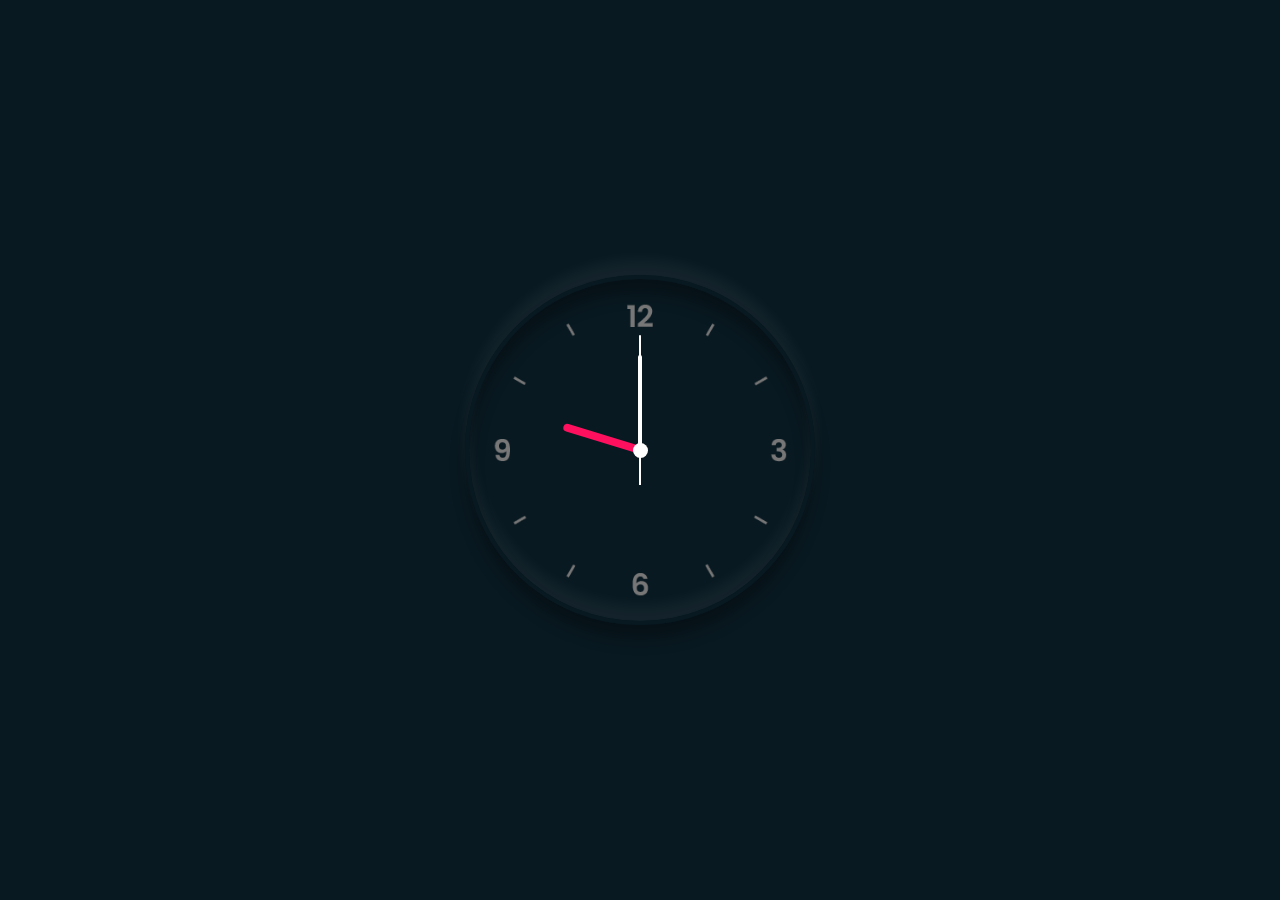
<file: clock.html>
<!DOCTYPE html>
<html lang="en">
<head>
    <meta charset="UTF-8">
    <meta name="viewport" content="width=device-width, initial-scale=1.0">
    <meta http-equiv="X-UA-Compatible" content="ie=edge">
    <link rel="stylesheet" href="/css/clock.css">
    <title>Clock</title>
</head>
<body>
    <div class="clock">
        <div class="hour">
            <div class="hr" id="hr"></div>
        </div>
        <div class="min">
            <div class="mn" id="mn"></div>
        </div>
        <div class="sec">
            <div class="sc" id="sc"></div>
        </div>
    </div>

    <script type="text/javascript">
        const deg = 6;
        const hr = document.querySelector("#hr");
        const mn = document.querySelector("#min");
        const sc = document.querySelector("#sec");
        
        setInterval(() => {
    
        let day = new Date();
        let hh = day.getHours() * 30;
        let mm = day.getMinutes() * deg;
        let ss = day.getSeconds() * deg;
        hr.style.transform = `rotateZ(${hh+(mm/12)}deg)`;
        mn.style.transform = `rotateZ(${mm}deg)`;
        sc.style.transform = `rotateZ(${ss}deg)`;

        })

    </script>
</body>
</html>
</file>
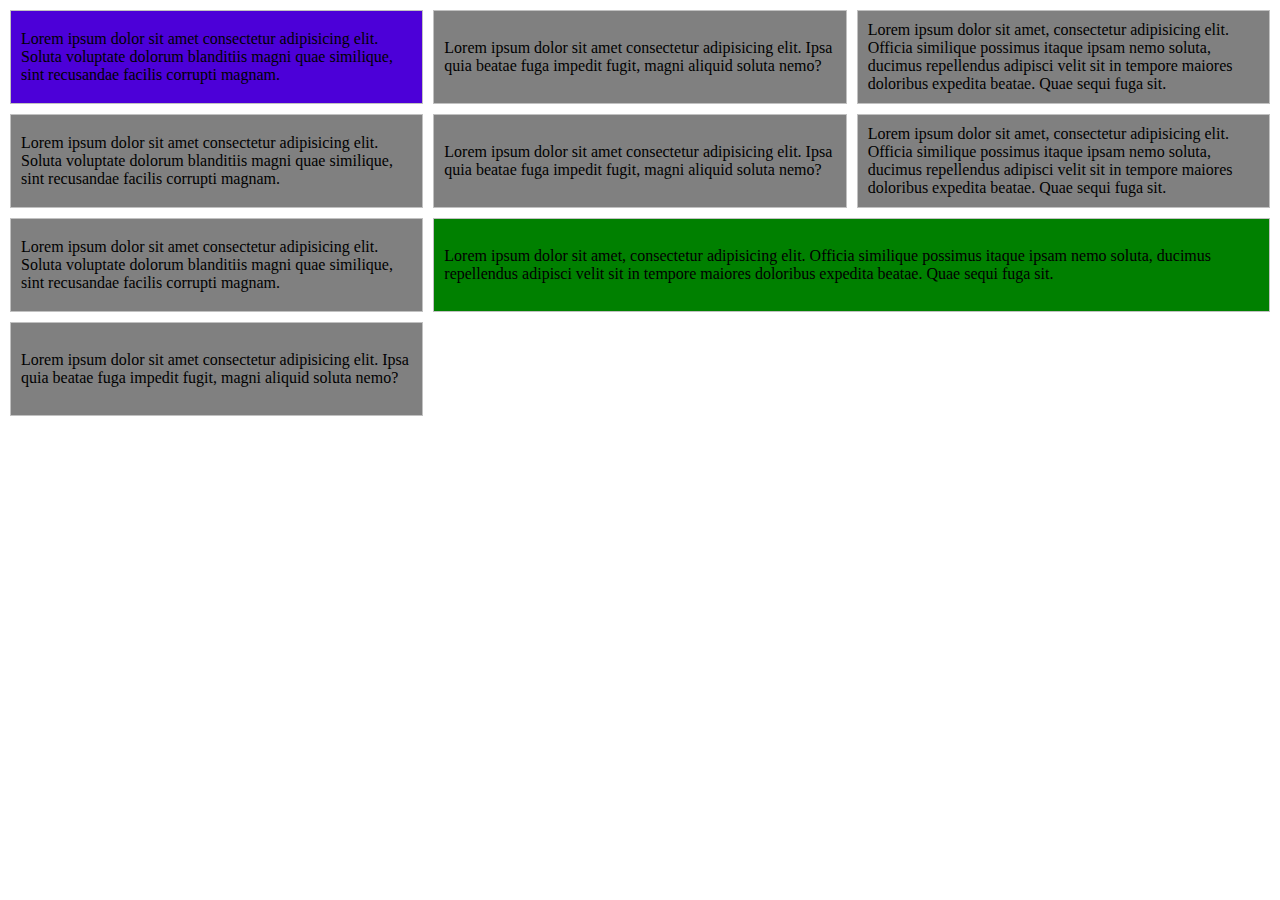
<file: flexbox.html>
<!DOCTYPE html>
<html lang="en">
<head>
    <meta charset="UTF-8">
    <meta name="viewport" content="width=device-width, initial-scale=1.0">
    <meta http-equiv="X-UA-Compatible" content="ie=edge">
    <link rel="stylesheet" href="/css/flex.css">
    <title>Flexbox</title>
</head>
<body>
    <div class="grid">
        <div class="child">Lorem ipsum dolor sit amet, consectetur adipisicing elit. Officia similique possimus itaque ipsam nemo soluta, ducimus repellendus adipisci velit sit in tempore maiores doloribus expedita beatae. Quae sequi fuga sit.</div>
        <div class="child2">Lorem ipsum dolor sit amet consectetur adipisicing elit. Soluta voluptate dolorum blanditiis magni quae similique, sint recusandae facilis corrupti magnam.</div>
        <div>Lorem ipsum dolor sit amet consectetur adipisicing elit. Ipsa quia beatae fuga impedit fugit, magni aliquid soluta nemo?</div>
        <div>Lorem ipsum dolor sit amet, consectetur adipisicing elit. Officia similique possimus itaque ipsam nemo soluta, ducimus repellendus adipisci velit sit in tempore maiores doloribus expedita beatae. Quae sequi fuga sit.</div>
        <div>Lorem ipsum dolor sit amet consectetur adipisicing elit. Soluta voluptate dolorum blanditiis magni quae similique, sint recusandae facilis corrupti magnam.</div>
        <div>Lorem ipsum dolor sit amet consectetur adipisicing elit. Ipsa quia beatae fuga impedit fugit, magni aliquid soluta nemo?</div>
        <div>Lorem ipsum dolor sit amet, consectetur adipisicing elit. Officia similique possimus itaque ipsam nemo soluta, ducimus repellendus adipisci velit sit in tempore maiores doloribus expedita beatae. Quae sequi fuga sit.</div>
        <div>Lorem ipsum dolor sit amet consectetur adipisicing elit. Soluta voluptate dolorum blanditiis magni quae similique, sint recusandae facilis corrupti magnam.</div>
        <div>Lorem ipsum dolor sit amet consectetur adipisicing elit. Ipsa quia beatae fuga impedit fugit, magni aliquid soluta nemo?</div>
    </div>
</body>
</html>
</file>
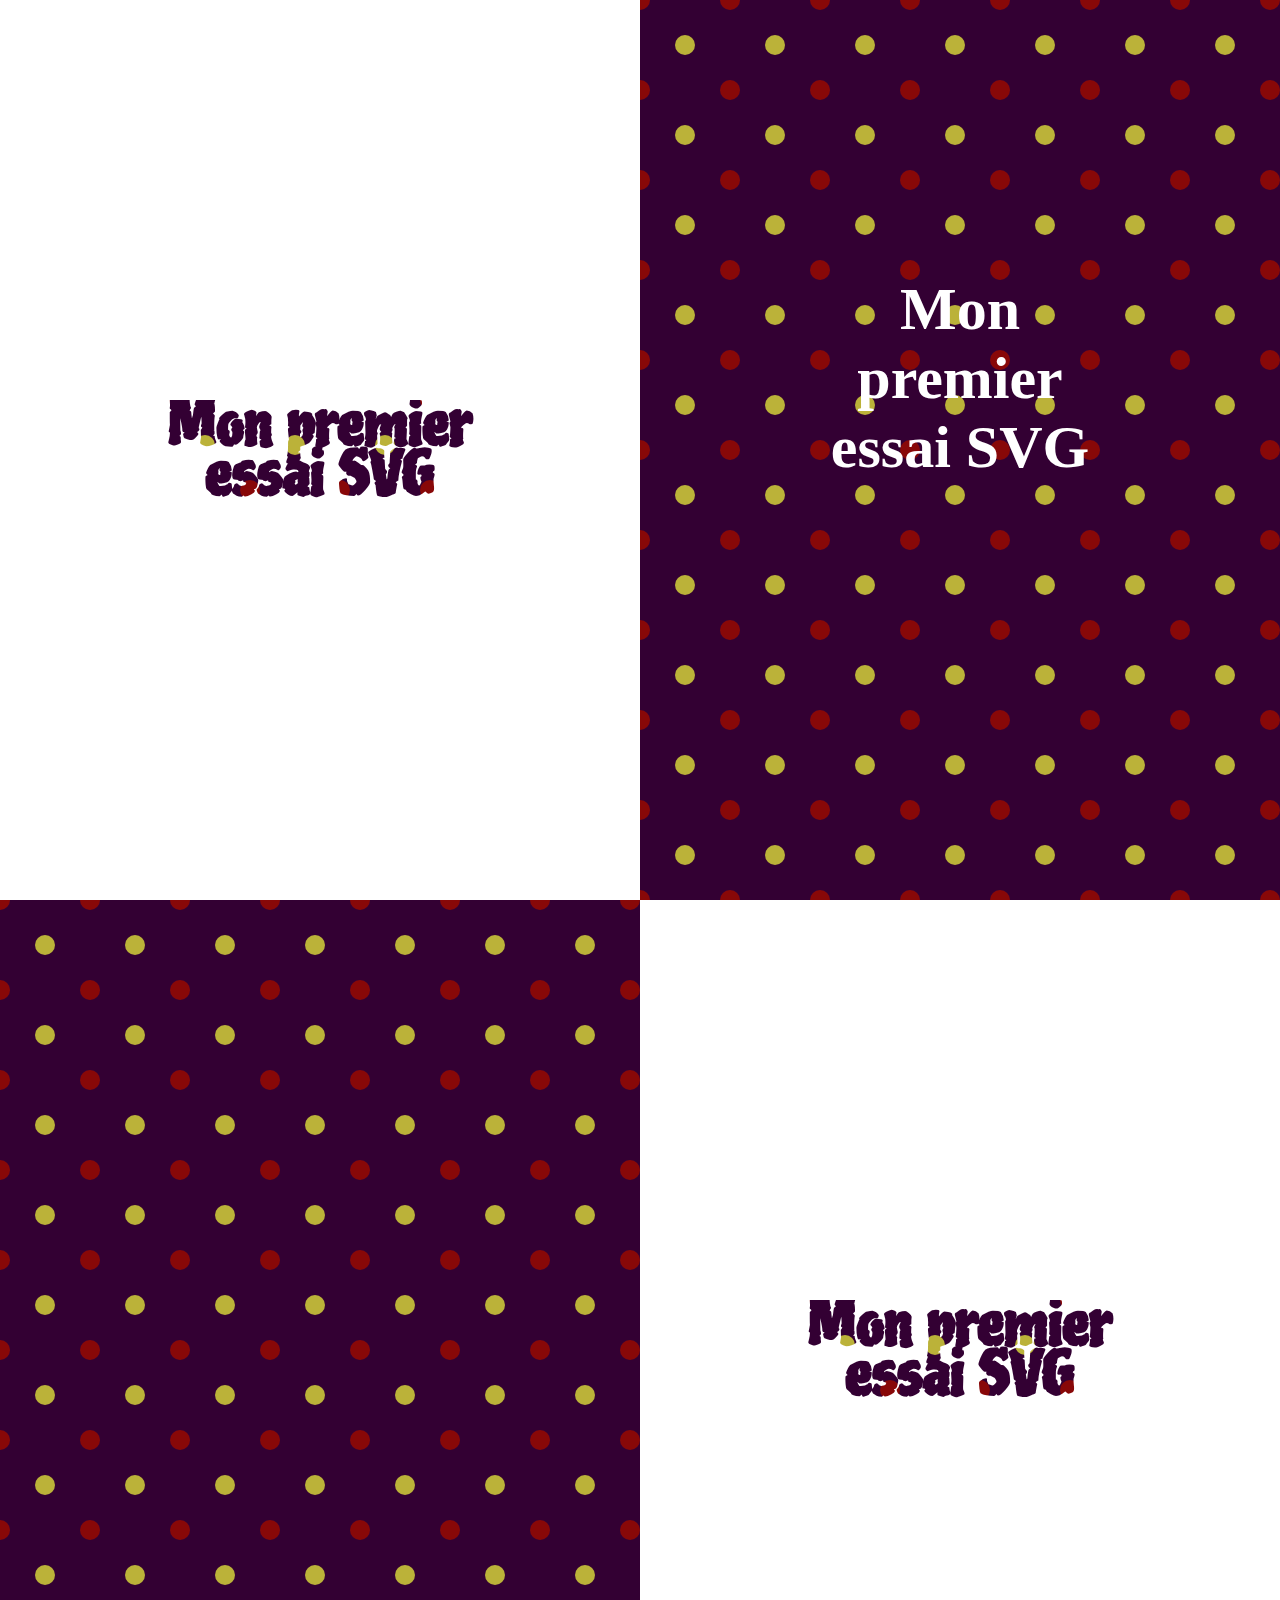
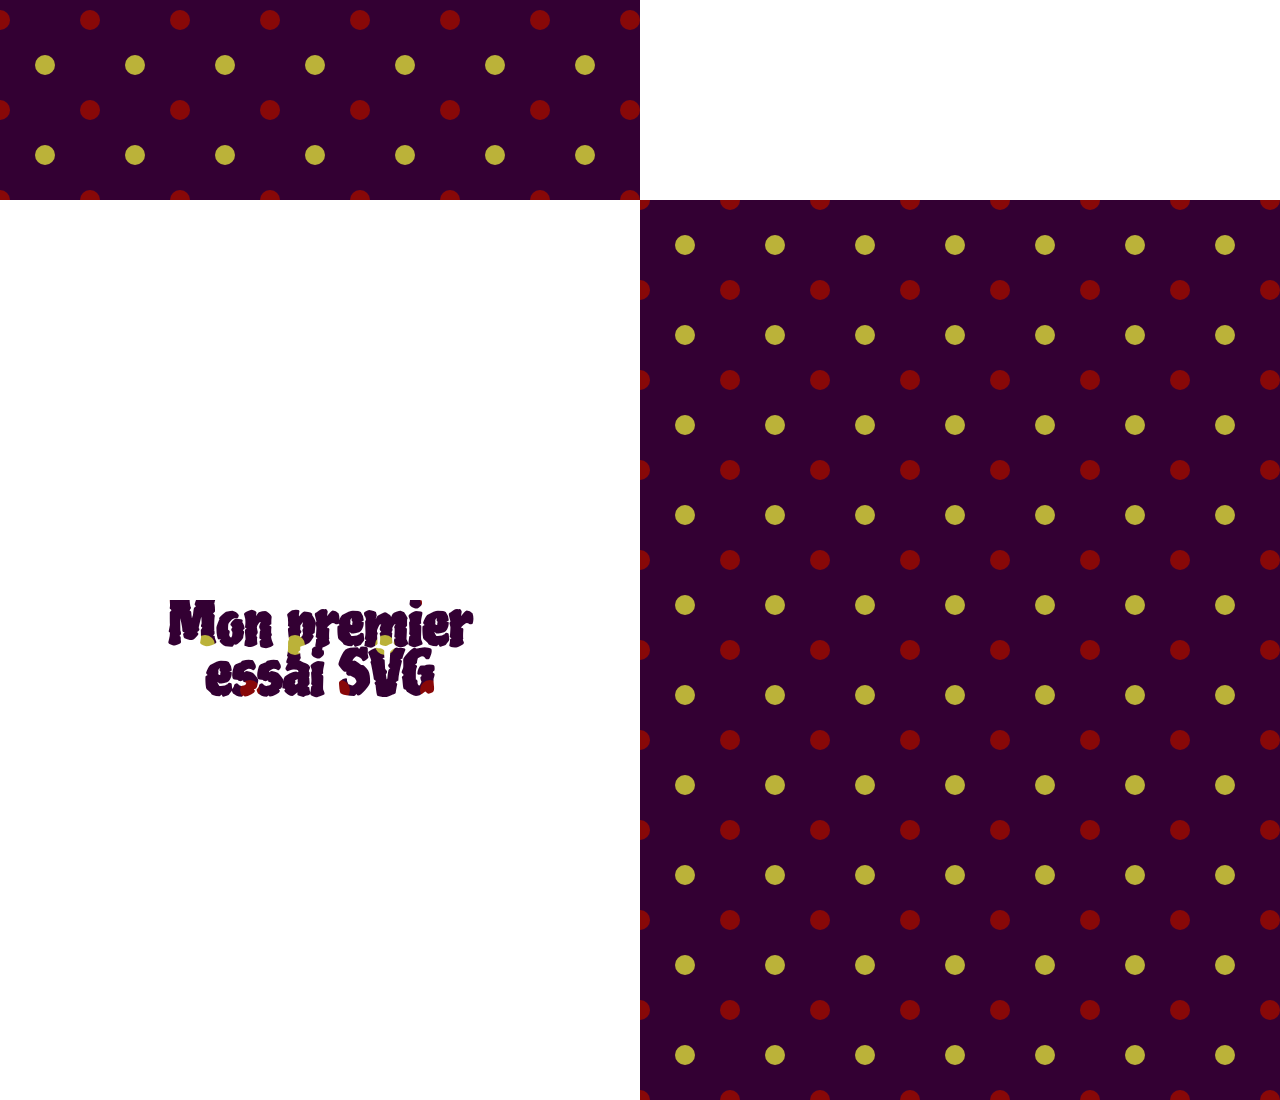
<file: svg.html>
<!DOCTYPE html>
<html lang="en">
<head>
    <meta charset="UTF-8">
    <meta name="viewport" content="width=device-width, initial-scale=1.0">
    <meta http-equiv="X-UA-Compatible" content="ie=edge">
    <link rel="stylesheet" href="/css/svg.css">
    <title>SVG turpitudes</title>
</head>
<body>
    <main>
        <section class="title">
            <div class="montitre">
                <h1>Mon premier essai SVG</h1>
            </div>
            <div class="background">
                <h2>Mon premier essai SVG</h2>
            </div>
        </section>
        <section class="title">
            <div class="background"></div>
            <div class="montitre">
                <h1>Mon premier essai SVG</h1>
            </div>
        </section>
        <section class="title">
            <div class="montitre">
                <h1>Mon premier essai SVG</h1>
            </div>
            <div class="background"></div>
        </section>
    </main>
</body>
</html>
</file>
<file: css/clock.css>
*{
    margin: 0;
    padding: 0;
    box-sizing: border-box;
}

body{
    display: flex;
    justify-content: center;
    align-items: center;
    min-height: 100vh;
    background-color: #091921;
}

.clock{
    width: 350px;
    height: 350px;
    display: flex;
    justify-content: center;
    align-items: center;
    background: url(/images/clock.png);
    background-size: cover;
    border: 4px solid #091921;
    border-radius: 50%;
    box-shadow: 0 -15px 15px rgba(255, 255, 255, 0.05),
                inset 0 -15px 15px rgba(255, 255, 255, 0.05),
                0 15px 15px rgba(0, 0, 0, 0.3),
                inset 0 15px 15px rgba(0, 0, 0, 0.3)
}

.clock::before{
    content: '';
    position: absolute;
    width: 15px;
    height: 15px;
    background: #fff;
    border-radius: 50%;
    z-index: 1000;
}

.clock .hour,
.clock .min,
.clock .sec{
    position: absolute;
}   

.clock .hour, .hr{
    width: 160px;
    height: 160px;  
}

.clock .min, .mn{
    width: 190px;
    height: 190px;  
}

.clock .sec, .sc{
    width: 230px;
    height: 230px;  
}

.hr, .mn, .sc{
    display: flex;
    justify-content: center;
    /*align-items: center;*/
    position: absolute;
    border-radius: 50%;
}

.hr::before{
    content: '';
    position: absolute;
    width: 8px;
    height: 80px;
    background: #ff105e;
    z-index: 10;
    border-radius: 6px 6px 0 0;
}

.mn::before{
    content: '';
    position: absolute;
    width: 4px;
    height: 90px;
    background: #fff;
    z-index: 11;
    border-radius: 6px 6px 0 0;
}

.sc::before{
    content: '';
    position: absolute;
    width: 2px;
    height: 150px;
    background: #fff;
    z-index: 12;
    border-radius: 6px 6px 0 0;
}
</file>
<file: css/flex.css>
body{
    margin: 10px;
    padding: 0;
}
.grid{
    display: grid;
    grid-template-columns: repeat(3, 1fr);
    grid-template-rows: repeat(6, 1fr);
    grid-gap: 10px;
}

.grid > div{
    background-color: gray;
    border: 1px solid #C1C1C1;
    display: flex;
    align-items: center;
    padding: 10px;
}

.child{
    grid-column-start: 2;
    grid-column-end: span 2;
    grid-row-start: 3;
    background-color: green !important;
}

.child2{
    background-color: rgb(76, 0, 216) !important;
}
</file>
<file: css/svg.css>
/*-----Global-----*/
@import url('https://fonts.googleapis.com/css2?family=Piedra&display=swap');
*{
    box-sizing: border-box;
    margin: 0;
    padding: 0;
}
html{
    height: 100vh;
    scroll-behavior: smooth;
}

/*-----ScrollBar-----*/

body::-webkit-scrollbar {
    width: 20px;
}
body::-webkit-scrollbar-track {
    background: #BBB239;
}
body::-webkit-scrollbar-thumb {
    background: #880808;
}


section.title{
    display: flex;
    height: 100vh; 
}

h1{
    font-size: 60px;
    font-family: 'Piedra', cursive;
    background-color: #330033;
    background-image: url("data:image/svg+xml,%3Csvg xmlns='http://www.w3.org/2000/svg' width='90' height='90' viewBox='0 0 90 90'%3E%3Ccircle fill='%23bbb239' cx='45' cy='45' r='10'/%3E%3Cg fill='%23880808' fill-opacity='1'%3E%3Ccircle cx='0' cy='90' r='10'/%3E%3Ccircle cx='90' cy='90' r='10'/%3E%3Ccircle cx='90' cy='0' r='10'/%3E%3Ccircle cx='0' cy='0' r='10'/%3E%3C/g%3E%3C/svg%3E");
    background-clip: border-box; 
    -webkit-background-clip: text;
    -webkit-text-fill-color: transparent;
    line-height: 50px;
    width: 50%;
    text-align: center;
}
h2{
    font-size: 60px;
    color: white;
    text-align: center;
    width: 50%;
    margin-top: 43%;
    margin-left: 25%;
}
.montitre {
    width: 50%;
    display: flex;
    justify-content: center;
    align-items: center;
}

.background {
    width: 50%;
    background-color: #330033;
    background-image: url("data:image/svg+xml,%3Csvg xmlns='http://www.w3.org/2000/svg' width='90' height='90' viewBox='0 0 90 90'%3E%3Ccircle fill='%23bbb239' cx='45' cy='45' r='10'/%3E%3Cg fill='%23880808' fill-opacity='1'%3E%3Ccircle cx='0' cy='90' r='10'/%3E%3Ccircle cx='90' cy='90' r='10'/%3E%3Ccircle cx='90' cy='0' r='10'/%3E%3Ccircle cx='0' cy='0' r='10'/%3E%3C/g%3E%3C/svg%3E");
}

.title2>.background{
    background-color: #000000;
background-image: url("data:image/svg+xml,%3Csvg xmlns='http://www.w3.org/2000/svg' viewBox='0 0 2000 1500'%3E%3Cdefs%3E%3Ccircle stroke='%23D60' vector-effect='non-scaling-stroke' id='a' fill='none' stroke-width='5' r='315'/%3E%3Cuse id='f' href='%23a' stroke-dasharray='100 100 100 9999'/%3E%3Cuse id='b' href='%23a' stroke-dasharray='250 250 250 250 250 9999'/%3E%3Cuse id='e' href='%23a' stroke-dasharray='1000 500 1000 500 9999'/%3E%3Cuse id='g' href='%23a' stroke-dasharray='1500 9999'/%3E%3Cuse id='h' href='%23a' stroke-dasharray='2000 500 500 9999'/%3E%3Cuse id='j' href='%23a' stroke-dasharray='800 800 800 800 800 9999'/%3E%3Cuse id='k' href='%23a' stroke-dasharray='1200 1200 1200 1200 1200 9999'/%3E%3Cuse id='l' href='%23a' stroke-dasharray='1600 1600 1600 1600 1600 9999'/%3E%3C/defs%3E%3Cg transform='translate(1000 750)' %3E%3Cg transform='rotate(0 0 0)' %3E%3Ccircle fill='%23D60' r='10'/%3E%3Cg transform='rotate(0 0 0)'%3E%3Cuse href='%23f' transform='scale(.1) rotate(50 0 0)' /%3E%3Cuse href='%23f' transform='scale(.2) rotate(100 0 0)' /%3E%3Cuse href='%23f' transform='scale(.3) rotate(150 0 0)' /%3E%3C/g%3E%3Cg transform='rotate(0 0 0)'%3E%3Cuse href='%23b' transform='scale(.4) rotate(200 0 0)' /%3E%3Cuse href='%23z' transform='scale(.5) rotate(250 0 0)' /%3E%3C/g%3E%3Cg id='z' transform='rotate(0 0 0)'%3E%3Cg transform='rotate(0 0 0)'%3E%3Cuse href='%23b'/%3E%3Cuse href='%23b' transform='scale(1.2) rotate(90 0 0)' /%3E%3Cuse href='%23b' transform='scale(1.4) rotate(60 0 0)' /%3E%3Cuse href='%23e' transform='scale(1.6) rotate(120 0 0)' /%3E%3Cuse href='%23e' transform='scale(1.8) rotate(30 0 0)' /%3E%3C/g%3E%3C/g%3E%3Cg id='y' transform='rotate(0 0 0)'%3E%3Cg transform='rotate(0 0 0)'%3E%3Cuse href='%23e' transform='scale(1.1) rotate(20 0 0)' /%3E%3Cuse href='%23g' transform='scale(1.3) rotate(-40 0 0)' /%3E%3Cuse href='%23g' transform='scale(1.5) rotate(60 0 0)' /%3E%3Cuse href='%23h' transform='scale(1.7) rotate(-80 0 0)' /%3E%3Cuse href='%23j' transform='scale(1.9) rotate(100 0 0)' /%3E%3C/g%3E%3C/g%3E%3Cg transform='rotate(0 0 0)'%3E%3Cg transform='rotate(0 0 0)'%3E%3Cg transform='rotate(0 0 0)'%3E%3Cuse href='%23h' transform='scale(2) rotate(60 0 0)'/%3E%3Cuse href='%23j' transform='scale(2.1) rotate(120 0 0)'/%3E%3Cuse href='%23j' transform='scale(2.3) rotate(180 0 0)'/%3E%3Cuse href='%23h' transform='scale(2.4) rotate(240 0 0)'/%3E%3Cuse href='%23j' transform='scale(2.5) rotate(300 0 0)'/%3E%3C/g%3E%3Cuse href='%23y' transform='scale(2) rotate(180 0 0)' /%3E%3Cuse href='%23j' transform='scale(2.7)'/%3E%3Cuse href='%23j' transform='scale(2.8) rotate(45 0 0)'/%3E%3Cuse href='%23j' transform='scale(2.9) rotate(90 0 0)'/%3E%3Cuse href='%23k' transform='scale(3.1) rotate(135 0 0)'/%3E%3Cuse href='%23k' transform='scale(3.2) rotate(180 0 0)'/%3E%3C/g%3E%3Cuse href='%23k' transform='scale(3.3) rotate(225 0 0)'/%3E%3Cuse href='%23k' transform='scale(3.5) rotate(270 0 0)'/%3E%3Cuse href='%23k' transform='scale(3.6) rotate(315 0 0)'/%3E%3Cuse href='%23k' transform='scale(3.7)'/%3E%3Cuse href='%23k' transform='scale(3.9) rotate(75 0 0)'/%3E%3C/g%3E%3C/g%3E%3C/g%3E%3C/svg%3E");
background-attachment: fixed;
background-repeat: no-repeat;
background-size: cover;
}
</file>
